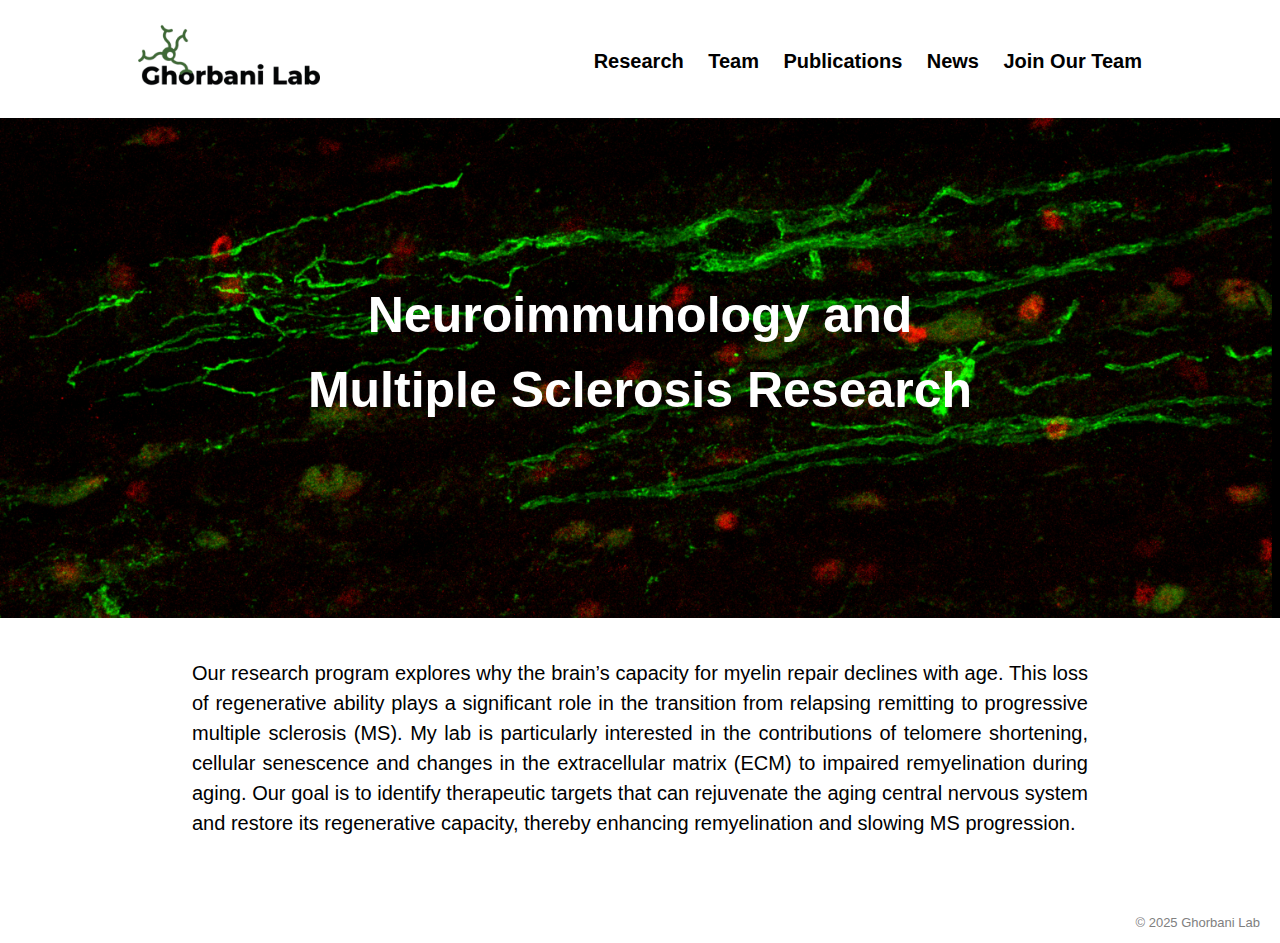
<file: index.html>
<!DOCTYPE html>
<html lang="en">
<head>
    <meta charset="UTF-8">
    <title>Ghorbani Lab</title>
    <link rel="stylesheet" href="./style.css">
    <link rel="apple-touch-icon" sizes="180x180" href="">
    <link rel="icon" type="image/png" sizes="32x32" href="assets/favicon.png">
    <link rel="icon" type="image/png" sizes="16x16" href="assets/favicon.png">
    <link rel="manifest" href="favicons/site.webmanifest">
    <meta name="msapplication-TileColor" content="#da532c">
    <meta name="theme-color" content="#ffffff">
    <meta name="google-site-verification" content="ukD_76Fo9GZg3JIJxb9FXFJVnE_NzD6il4wq_UVDuCM" />
    <link rel="shortcut icon" href="favicon.ico" type="image/x-icon">
    <meta property="og:title" content="Ghorbani Lab">
    <meta property="og:site_name" content="Ghorbani Lab at UTM">
    <meta property="og:image" content="/favicon.png">
    <meta property="og:url" content="https://ghorbanilab.github.io">
    <meta property="og:type" content="website">
    <script type="application/ld+json">
    {
      "@context" : "https://ghorbanilab.github.io",
      "@type" : "WebSite",
      "name" : "Ghorbani Lab",
      "url" : "https://ghorbanilab.github.io"
    }
    </script>
</head>
<body>

 <div class="page-container">

     <div class="header">
    <a href="/" class="logo">
            <img class="logo-image" src="assets/logo.png">
    </a>
  <div class="header-right">
      <a href="/research/">Research</a>
      <a href="/team/">Team</a>
      <a href="/publications/">Publications</a>
      <a href="/news/">News</a>
      <a href="/join/">Join Our Team</a>

  </div>
    </div>


<div class="home_image">
     <div class="parallax" style="background-image: url('assets/home_pic.jpg');">
           <div class="centered">
               <h1 style="font-size: 50px">
                   Neuroimmunology and <br>Multiple Sclerosis Research
               </h1>
           </div>
              </div>

    </div>

     <div class="intro-text">
<br>
       <p style="text-align:justify">
           Our research program explores why the brain’s capacity for myelin repair declines with age.
           This loss of regenerative ability plays a significant role in the transition from relapsing remitting to progressive multiple sclerosis (MS).
           My lab is particularly interested in the contributions of telomere shortening, cellular senescence and changes in the extracellular matrix (ECM) to impaired remyelination during aging.
           Our goal is to identify therapeutic targets that can rejuvenate the aging central nervous system and restore its regenerative capacity, thereby enhancing remyelination and slowing MS progression.
       </p>

     </div>
 </div>

<footer class="footer">
     <p class="footer-text">© 2025 Ghorbani Lab</p>
</footer>

</body>
</html>
</file>
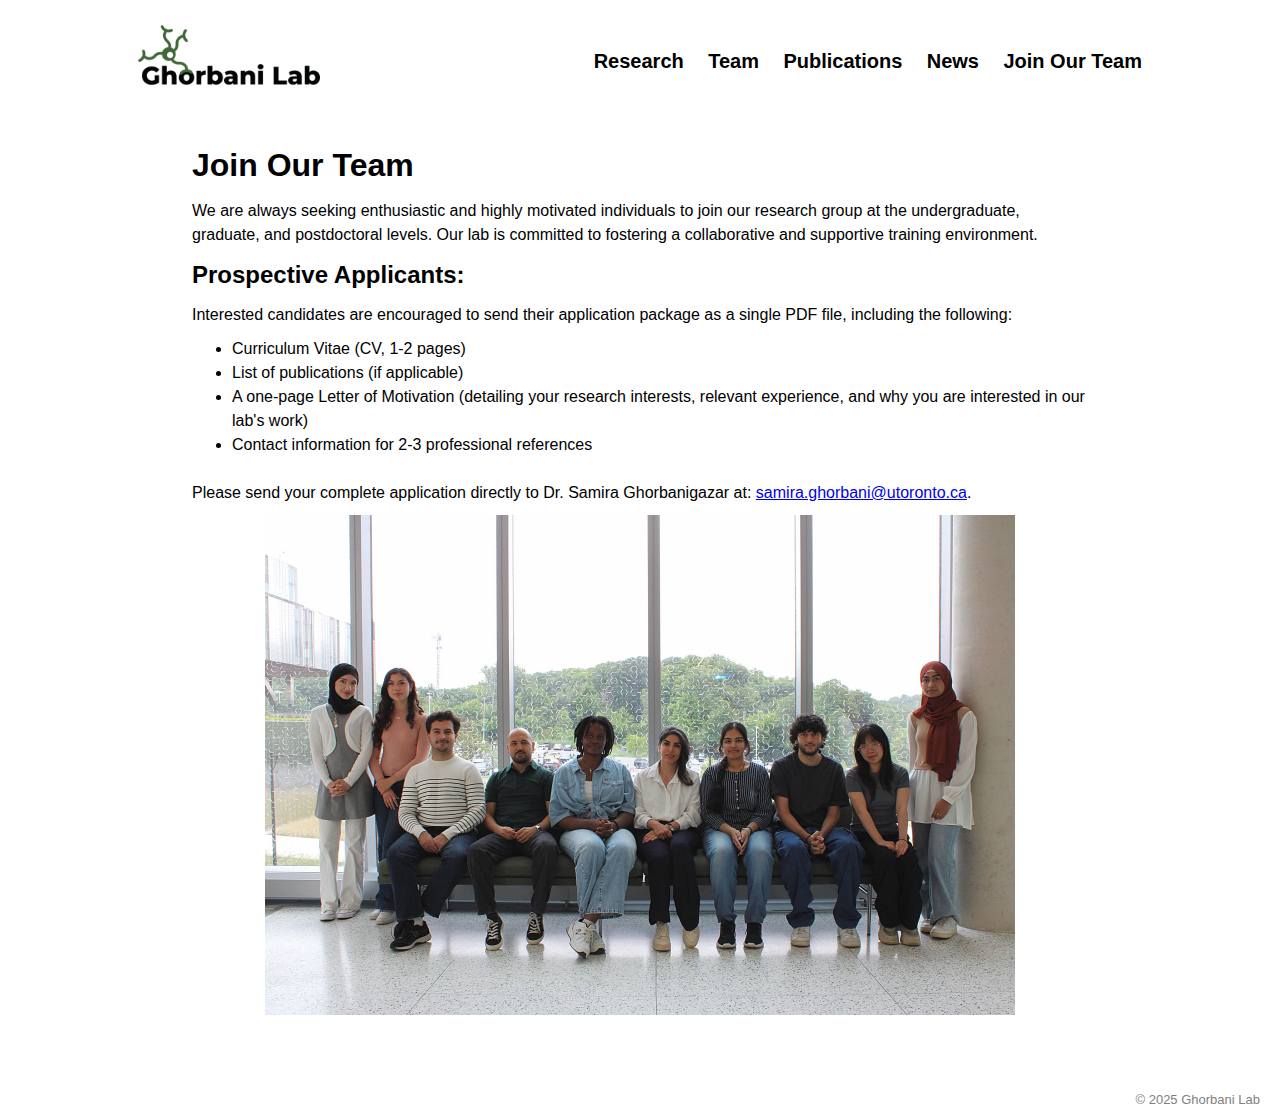
<file: join/index.html>
<!DOCTYPE html>
<html lang="en">
<head>
    <meta charset="UTF-8">
    <title>Join Our Team</title>
    <link rel="stylesheet" href="../style.css">
    <link rel="apple-touch-icon" sizes="180x180" href="">
    <link rel="icon" type="image/png" sizes="32x32" href="../assets/favicon.png">
    <link rel="icon" type="image/png" sizes="16x16" href="../assets/favicon.png">
    <link rel="manifest" href="favicons/site.webmanifest">
    <meta name="msapplication-TileColor" content="#da532c">
    <meta name="theme-color" content="#ffffff">
    <meta name="google-site-verification" content="ukD_76Fo9GZg3JIJxb9FXFJVnE_NzD6il4wq_UVDuCM" />
    <link rel="shortcut icon" href="../favicon.ico" type="image/x-icon">
    <meta property="og:title" content="Ghorbani Lab">
    <meta property="og:image" content="../assets/favicon.png">
    <meta property="og:url" content="https://ghorbanilab.github.io">
    <meta property="og:type" content="website">
    <meta property="og:site_name" content="Ghorbani Lab">
    <meta name="viewport" content="width=device-width, initial-scale=0.5" />
    <link rel="canonical" href="https://ghorbanilab.ca/join/" />
</head>
<body>

 <div class="page-container">

     <div class="header">
    <a href="/" class="logo">
            <img class="logo-image" src="../assets/logo.png">
    </a>
  <div class="header-right">
      <a href="../research/">Research</a>
      <a href="../team/">Team</a>
      <a href="../publications/">Publications</a>
      <a href="../news/">News</a>
      <a href="../join/">Join Our Team</a>
  </div>
    </div>


     <div class="container">
         <h1>Join Our Team</h1>
       <p>We are always seeking enthusiastic and highly motivated individuals to join our research group at the undergraduate, graduate, and postdoctoral levels.
         Our lab is committed to fostering a collaborative and supportive training environment. </p>
       <h2>Prospective Applicants:</h2>
       <p>Interested candidates are encouraged to send their application package as a single PDF file, including the following:</p>
       <ul>
         <li>Curriculum Vitae (CV, 1-2 pages)</li>
         <li>List of publications (if applicable)</li>
         <li>A one-page Letter of Motivation (detailing your research interests, relevant experience, and why you are interested in our lab's work)</li>
         <li>Contact information for 2-3 professional references</li>
       </ul>
       <br><p>Please send your complete application directly to Dr. Samira Ghorbanigazar at: <a href="mailto:samira.ghorbani@utoronto.ca">samira.ghorbani@utoronto.ca</a>.</p>

         <img src="../assets/group_pic.jpg" width="100%" height="500px" style="object-fit:contain;">


     </div>
 </div>

<footer class="footer">
     <p class="footer-text">© 2025 Ghorbani Lab</p>
</footer>

</body>
</html>
</file>
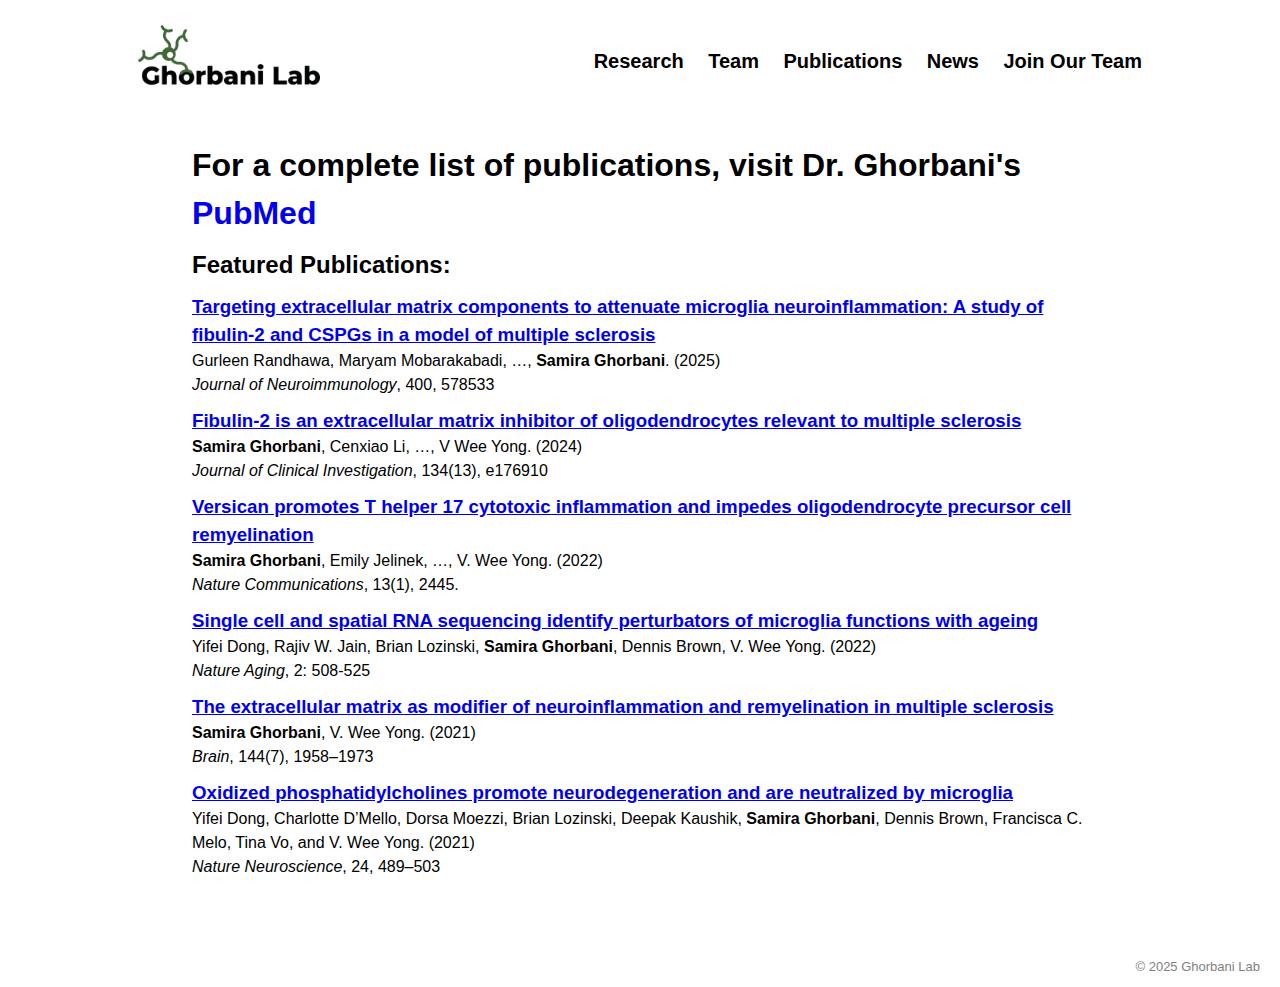
<file: publications/index.html>
<!DOCTYPE html>
<html lang="en">
<head>
    <meta charset="UTF-8">
    <title>Publications</title>
    <link rel="stylesheet" href="../style.css">
    <link rel="apple-touch-icon" sizes="180x180" href="">
    <link rel="icon" type="image/png" sizes="32x32" href="../assets/favicon.png">
    <link rel="icon" type="image/png" sizes="16x16" href="../assets/favicon.png">
    <link rel="manifest" href="favicons/site.webmanifest">
    <meta name="msapplication-TileColor" content="#da532c">
    <meta name="theme-color" content="#ffffff">
    <meta name="google-site-verification" content="ukD_76Fo9GZg3JIJxb9FXFJVnE_NzD6il4wq_UVDuCM" />
    <link rel="shortcut icon" href="../favicon.ico" type="image/x-icon">
    <meta property="og:title" content="Ghorbani Lab">
    <meta property="og:image" content="../assets/favicon.png">
    <meta property="og:url" content="https://ghorbanilab.github.io">
    <meta property="og:type" content="website">
    <meta property="og:site_name" content="Ghorbani Lab">
    <meta name="viewport" content="width=device-width, initial-scale=1" />
</head>
<body>

 <div class="page-container">

     <div class="header">
    <a href="/" class="logo">
            <img class="logo-image" src="../assets/logo.png">
    </a>
  <div class="header-right">
      <a href="../research/">Research</a>
      <a href="../team/">Team</a>
      <a href="../publications/">Publications</a>
      <a href="../news/">News</a>
      <a href="../join/">Join Our Team</a>
  </div>
    </div>

<div class="container">

    <h1>For a complete list of publications, visit Dr. Ghorbani's <a href="https://pubmed.ncbi.nlm.nih.gov/?term=Samira+Ghorbani&sort=date" class="no_underline">PubMed</a></h1>

  <h2>Featured Publications:</h2>
  <h3><a href="http://doi.org/10.1016/j.jneuroim.2025.578533">Targeting extracellular matrix components to attenuate microglia neuroinflammation: A study of fibulin-2 and CSPGs in a model of multiple sclerosis</a></h3>
  <p>Gurleen Randhawa, Maryam Mobarakabadi, …, <b>Samira Ghorbani</b>. (2025)<br>
  <i>Journal of Neuroimmunology</i>, 400, 578533</p>

  <h3><a href="http://doi.org/10.1172/JCI176910">Fibulin-2 is an extracellular matrix inhibitor of oligodendrocytes relevant to multiple sclerosis</a></h3>
    <p><b>Samira Ghorbani</b>, Cenxiao Li, …, V Wee Yong. (2024)<br>
  <i>Journal of Clinical Investigation</i>, 134(13), e176910</p>

  <h3><a href="https://doi.org/10.1038/s41467-022-30032-0">Versican promotes T helper 17 cytotoxic inflammation and impedes oligodendrocyte precursor cell remyelination</a></h3>
  <p><b>Samira Ghorbani</b>, Emily Jelinek, …, V. Wee Yong. (2022)<br>
  <i>Nature Communications</i>, 13(1), 2445.</p>

  <h3><a href="https://doi.org/10.1038/s43587-022-00205-z">Single cell and spatial RNA sequencing identify perturbators of microglia functions with ageing</a></h3>
    <p>Yifei Dong, Rajiv W. Jain, Brian Lozinski, <b>Samira Ghorbani</b>, Dennis Brown, V. Wee Yong. (2022)<br>
        <i>Nature Aging</i>, 2: 508-525</p>

  <h3><a href="http://doi.org/10.1093/brain/awab059">The extracellular matrix as modifier of neuroinflammation and remyelination in multiple sclerosis</a></h3>
    <p><b>Samira Ghorbani</b>, V. Wee Yong. (2021)<br>
  <i>Brain</i>, 144(7), 1958–1973</p>

  <h3><a href="http://doi.org/10.1038/s41593-021-00801-z">Oxidized phosphatidylcholines promote neurodegeneration and are neutralized by microglia</a></h3>
  <p>Yifei Dong, Charlotte D’Mello, Dorsa Moezzi, Brian Lozinski, Deepak Kaushik, <b>Samira Ghorbani</b>, Dennis Brown, Francisca C. Melo, Tina Vo, and V. Wee Yong. (2021)<br>
      <i>Nature Neuroscience</i>, 24, 489–503</p>
</div>
 </div>

<footer class="footer">
     <p class="footer-text">© 2025 Ghorbani Lab</p>
</footer>


</body>
</html>
</file>
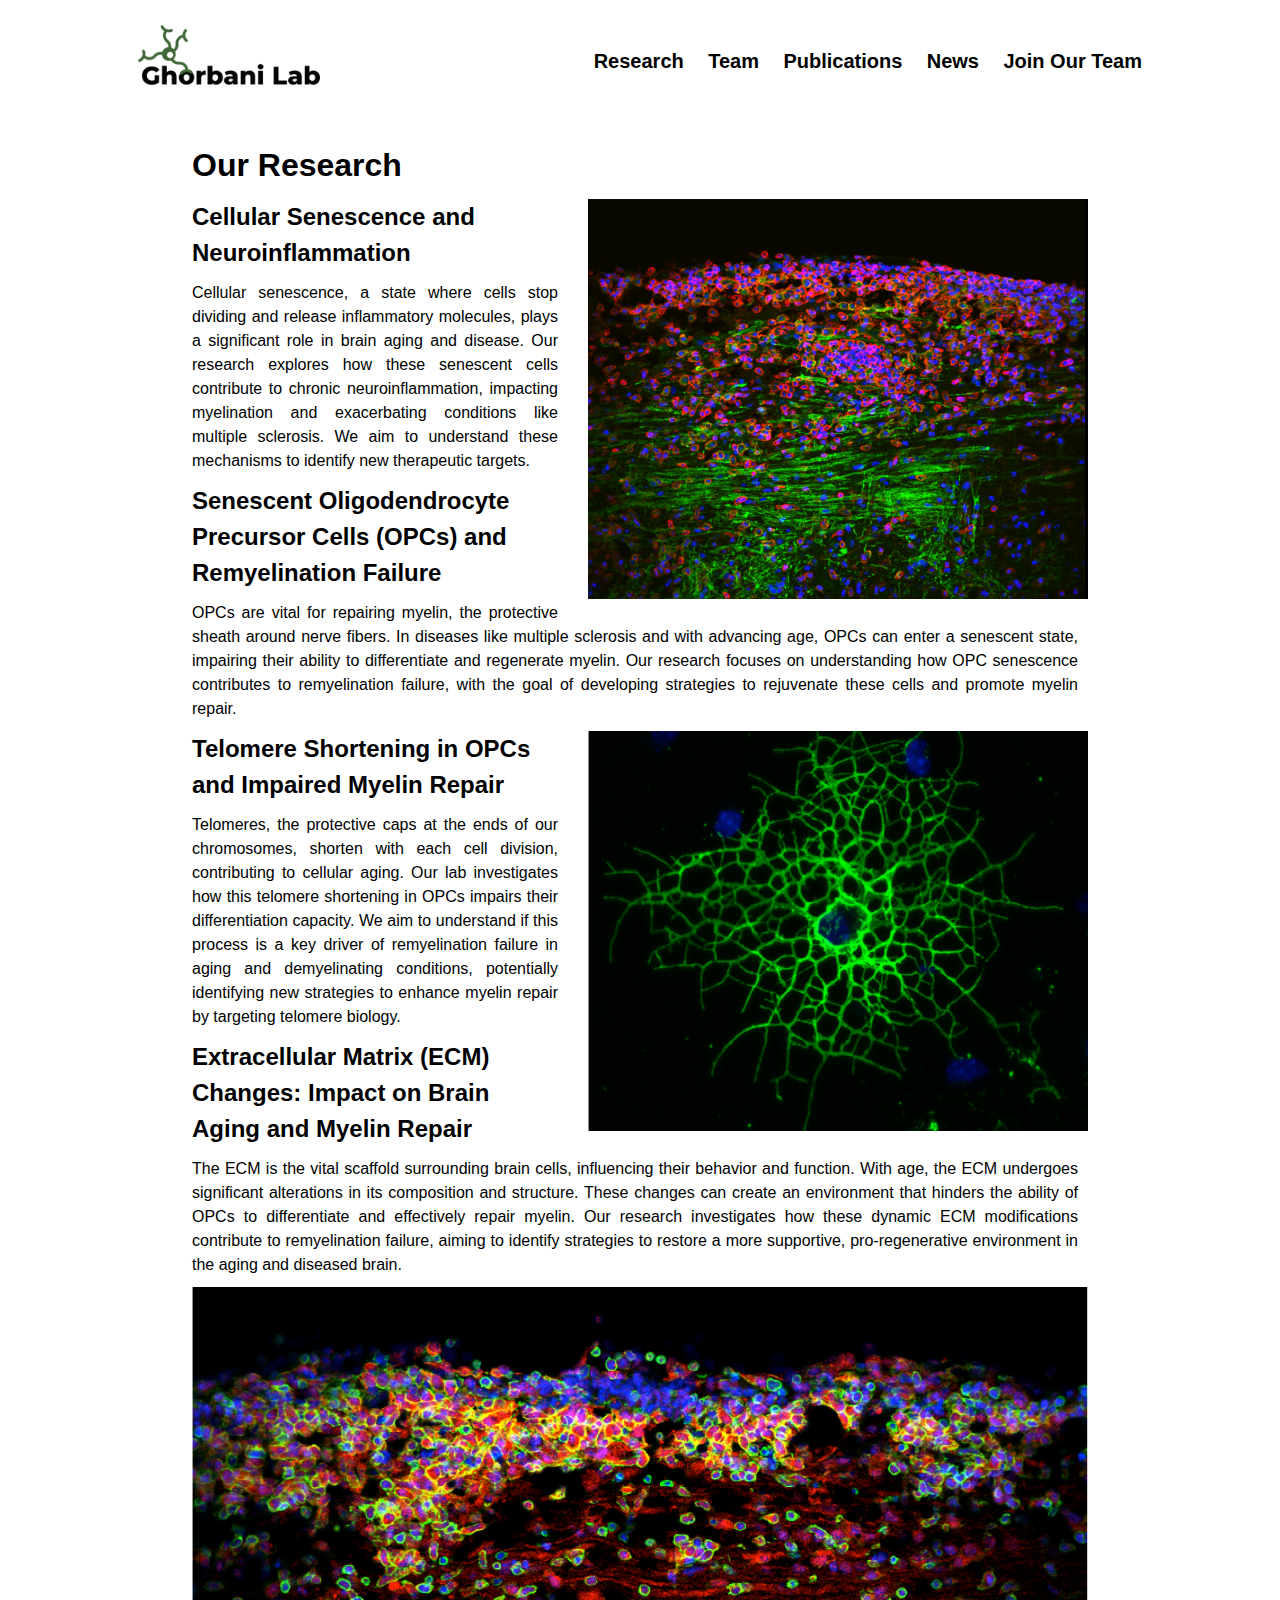
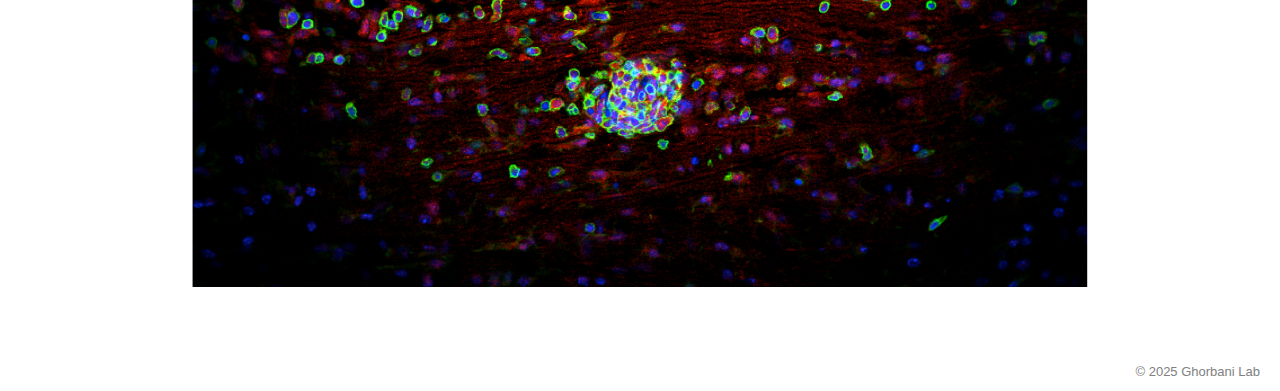
<file: research/index.html>
<!DOCTYPE html>
<html lang="en">
<head>
    <meta charset="UTF-8">
    <title>Our Research</title>
    <link rel="stylesheet" href="../style.css">
    <link rel="apple-touch-icon" sizes="180x180" href="">
    <link rel="icon" type="image/png" sizes="32x32" href="../assets/favicon.png">
    <link rel="icon" type="image/png" sizes="16x16" href="../assets/favicon.png">
    <link rel="manifest" href="favicons/site.webmanifest">
    <meta name="msapplication-TileColor" content="#da532c">
    <meta name="theme-color" content="#ffffff">
    <meta name="google-site-verification" content="ukD_76Fo9GZg3JIJxb9FXFJVnE_NzD6il4wq_UVDuCM" />
    <link rel="shortcut icon" href="favicon.ico" type="image/x-icon">
    <meta property="og:title" content="Ghorbani Lab">
    <meta property="og:image" content="../assets/favicon.png">
    <meta property="og:url" content="https://ghorbanilab.github.io">
    <meta property="og:type" content="website">
    <meta property="og:site_name" content="Ghorbani Lab">
    <meta name="viewport" content="width=device-width, initial-scale=1" />
</head>
<body>

 <div class="page-container">

     <div class="header">
    <a href="/" class="logo">
            <img class="logo-image" src="../assets/logo.png">
    </a>
  <div class="header-right">
      <a href="../research/">Research</a>
      <a href="../team/">Team</a>
      <a href="../publications/">Publications</a>
      <a href="../news/">News</a>
      <a href="../join/">Join Our Team</a>

  </div>
    </div>

<div class="container">

  <h1>Our Research</h1>

    <div class="research-box">
  <img class="research_img" src="../assets/research_3.jpg" style="float: inline-end; height:400px; width: 500px;">
        <h2>Cellular Senescence and Neuroinflammation</h2>
    <p style="text-align:justify">Cellular senescence, a state where cells stop dividing and release inflammatory molecules, plays a significant role in brain aging and disease.
    Our research explores how these senescent cells contribute to chronic neuroinflammation, impacting myelination and exacerbating conditions like multiple sclerosis.
    We aim to understand these mechanisms to identify new therapeutic targets.</p>


    <h2>Senescent Oligodendrocyte Precursor Cells (OPCs) and Remyelination Failure</h2>
    <p style="text-align:justify; margin-right: 10px">OPCs are vital for repairing myelin, the protective sheath around nerve fibers.
    In diseases like multiple sclerosis and with advancing age, OPCs can enter a senescent state, impairing their ability to differentiate and regenerate myelin.
    Our research focuses on understanding how OPC senescence contributes to remyelination failure, with the goal of developing strategies to rejuvenate these cells and promote myelin repair.</p>
    </div>

    <div class="research-box">
    <img style="float: inline-end; height:400px; width: 500px; object-position: 1% 25%;" class="research_img" src="../assets/research_1.png">
  <h2>Telomere Shortening in OPCs and Impaired Myelin Repair</h2>
  <p style="text-align:justify; margin-right: 10px">Telomeres, the protective caps at the ends of our chromosomes, shorten with each cell division, contributing to cellular aging.
    Our lab investigates how this telomere shortening in OPCs impairs their differentiation capacity.
    We aim to understand if this process is a key driver of remyelination failure in aging and demyelinating conditions, potentially identifying new strategies to enhance myelin repair by targeting telomere biology.</p>

  <h2>Extracellular Matrix (ECM) Changes: Impact on Brain Aging and Myelin Repair</h2>
  <p style="text-align:justify; margin-right: 10px">The ECM is the vital scaffold surrounding brain cells, influencing their behavior and function.
    With age, the ECM undergoes significant alterations in its composition and structure.
    These changes can create an environment that hinders the ability of OPCs to differentiate and effectively repair myelin.
    Our research investigates how these dynamic ECM modifications contribute to remyelination failure, aiming to identify strategies to restore a more supportive, pro-regenerative environment in the aging and diseased brain.</p>
    </div>
    <img style="object-fit:cover; width: 100%;object-position: 20% 25%; max-height: 600px; margin:0" class="research_img" src="../assets/research_2.png">

</div>
 </div>

<footer class="footer">
     <p class="footer-text">© 2025 Ghorbani Lab</p>
</footer>

</body>
</html>
</file>
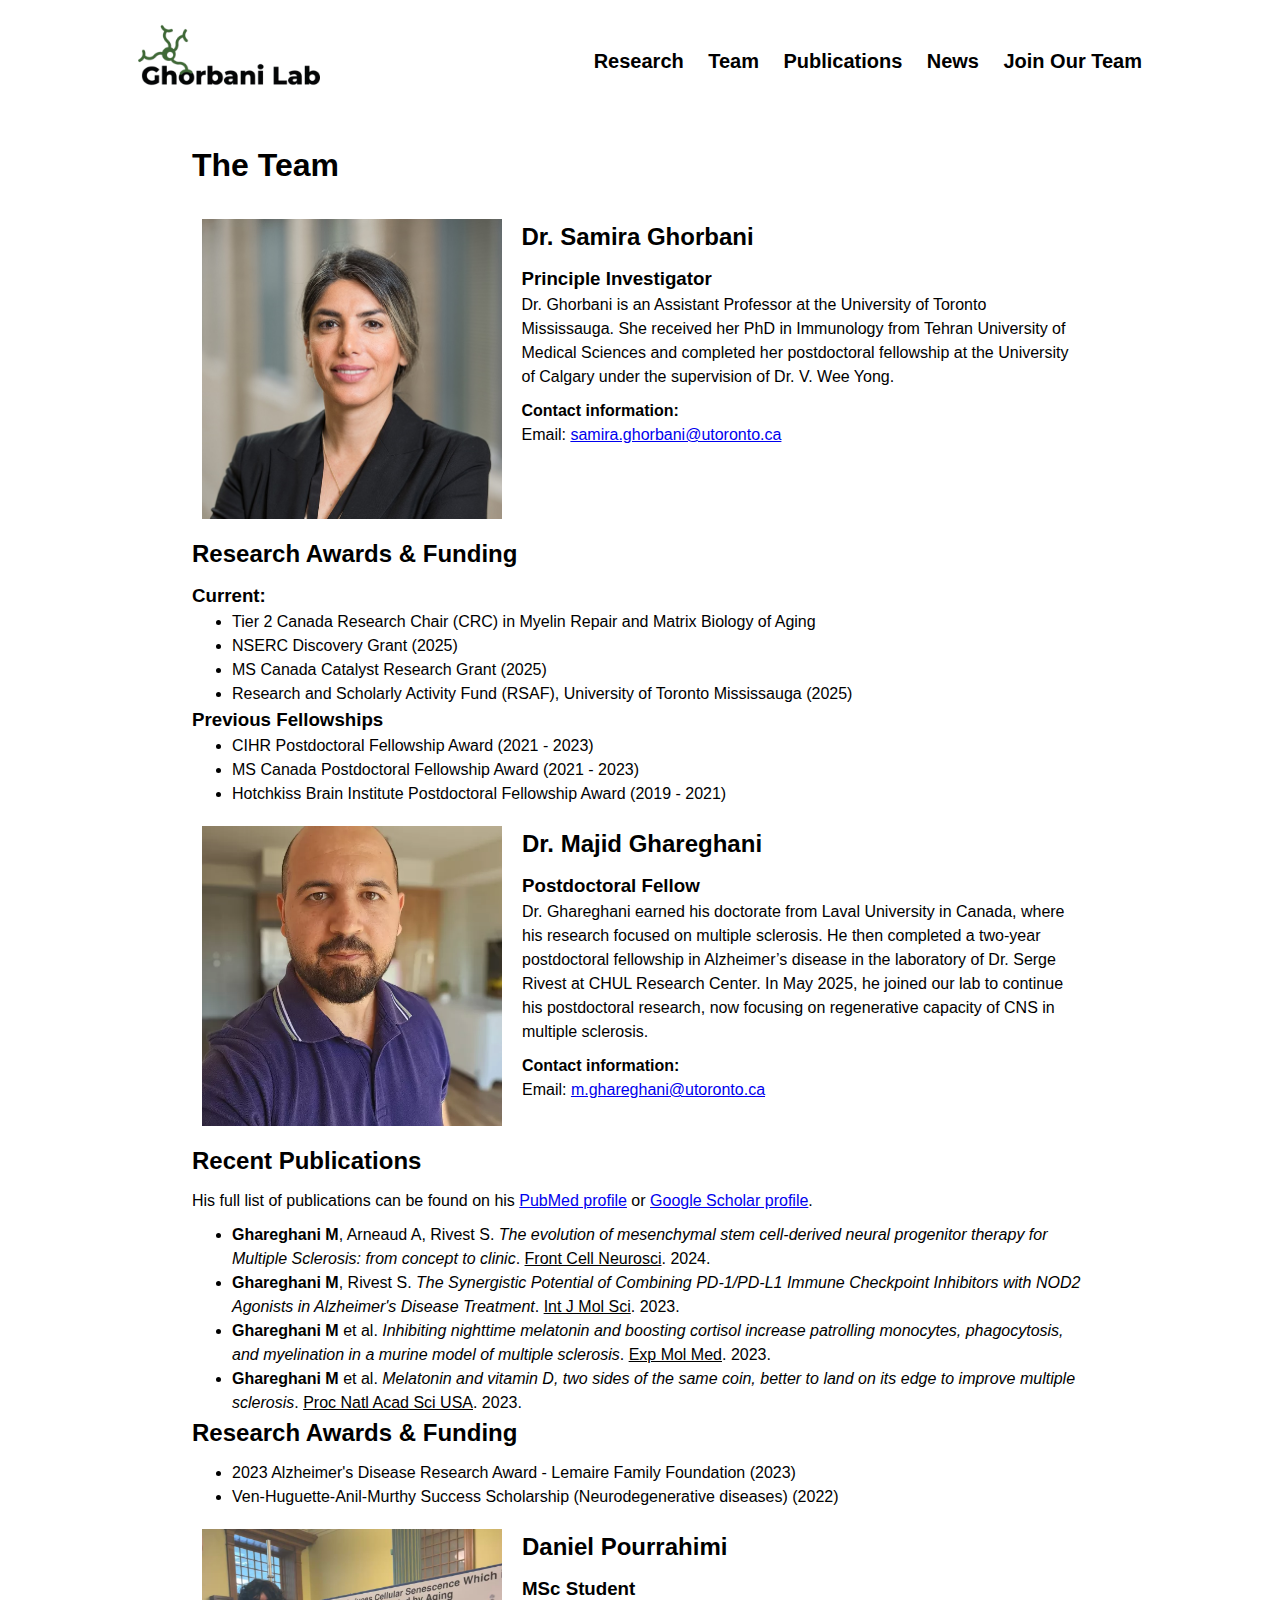
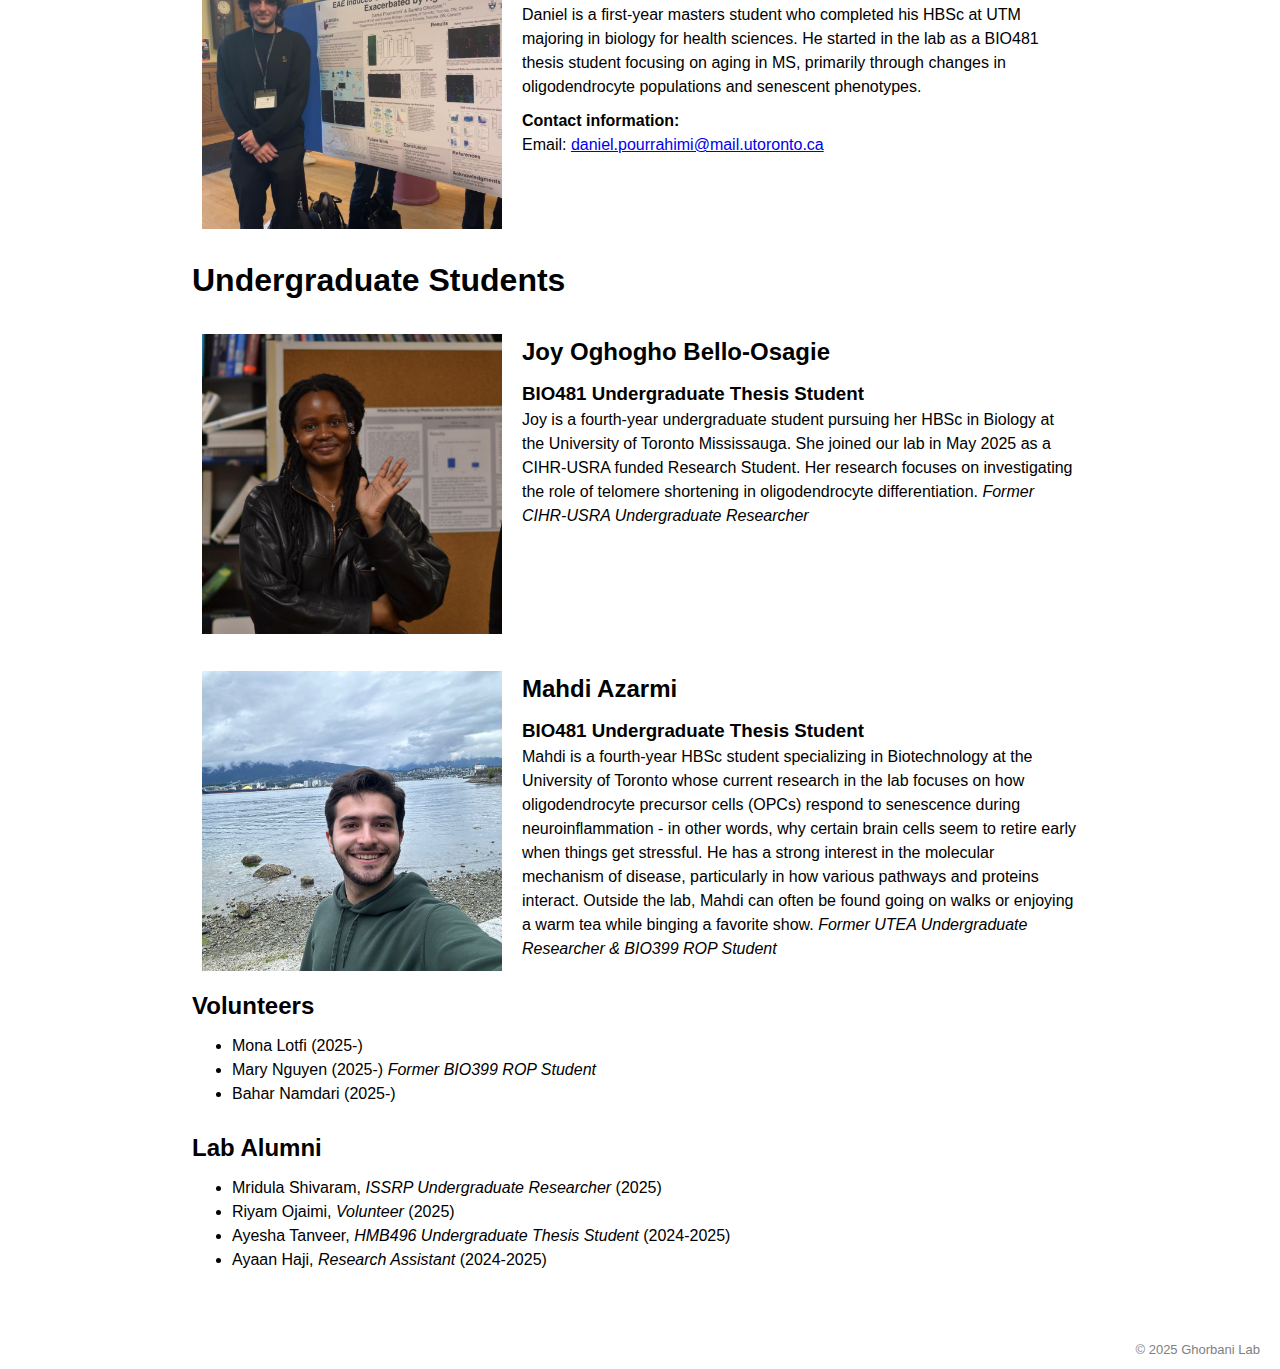
<file: team/index.html>
<!DOCTYPE html>
<html lang="en">
<head>
    <meta charset="UTF-8">
    <title>Team</title>
    <link rel="stylesheet" href="../style.css">
    <link rel="apple-touch-icon" sizes="180x180" href="">
    <link rel="icon" type="image/png" sizes="32x32" href="../assets/favicon.png">
    <link rel="icon" type="image/png" sizes="16x16" href="../assets/favicon.png">
    <link rel="manifest" href="favicons/site.webmanifest">
    <meta name="msapplication-TileColor" content="#da532c">
    <meta name="theme-color" content="#ffffff">
    <meta name="google-site-verification" content="ukD_76Fo9GZg3JIJxb9FXFJVnE_NzD6il4wq_UVDuCM" />
    <link rel="shortcut icon" href="../favicon.ico" type="image/x-icon">
    <meta property="og:title" content="Ghorbani Lab">
    <meta property="og:image" content="../assets/favicon.png">
    <meta property="og:url" content="https://ghorbanilab.github.io">
    <meta property="og:type" content="website">
    <meta property="og:site_name" content="Ghorbani Lab">
    <meta name="viewport" content="width=device-width, initial-scale=0.5" />
    <link rel="canonical" href="https://ghorbanilab.ca/team/" />
</head>
<body>

 <div class="page-container">

     <div class="header">
    <a href="/" class="logo">
            <img class="logo-image" src="../assets/logo.png">
    </a>
  <div class="header-right">
      <a href="../research/">Research</a>
      <a href="../team/">Team</a>
      <a href="../publications/">Publications</a>
      <a href="../news/">News</a>
      <a href="../join/">Join Our Team</a>
  </div>
    </div>


     <div class="container">
         <h1>The Team</h1>

     <div class="people-box">
       <div>
         <img src="../assets/samira_pic.jpg" class="people-image">
           </div>
        <div class="people-description">
         <h2>Dr. Samira Ghorbani</h2>
         <h3>Principle Investigator</h3>
         <p>
             Dr. Ghorbani is an Assistant Professor at the University of Toronto Mississauga.
             She received her PhD in Immunology from Tehran University of Medical Sciences and completed her postdoctoral fellowship at the University of Calgary under the supervision of Dr. V. Wee Yong.
         </p>
            <b></b>
            <b>Contact information:</b>
            <p>Email: <a href="mailto:samira.ghorbani@utoronto.ca">samira.ghorbani@utoronto.ca</a></p>
            </div>
     </div>
         <h2>Research Awards & Funding</h2>
         <h3>Current:</h3>
         <ul>
             <li>Tier 2 Canada Research Chair (CRC) in Myelin Repair and Matrix Biology of Aging</li>
             <li>NSERC Discovery Grant (2025)
             </li>
             <li>MS Canada Catalyst Research Grant (2025)
             </li>
             <li>Research and Scholarly Activity Fund (RSAF), University of Toronto Mississauga (2025)</li>
         </ul>

         <h3>Previous Fellowships</h3>
         <ul>
             <li>CIHR Postdoctoral Fellowship Award (2021 - 2023)</li>
             <li>MS Canada Postdoctoral Fellowship Award (2021 - 2023)</li>
             <li>Hotchkiss Brain Institute Postdoctoral Fellowship Award (2019 - 2021)</li>
         </ul>

       <div class="people-box">
       <div>
         <img src="../assets/majid_pic.jpeg" class="people-image">
           </div>
        <div class="people-description">
         <h2>Dr. Majid Ghareghani</h2>
         <h3>Postdoctoral Fellow</h3>
         <p>Dr. Ghareghani earned his doctorate from Laval University in Canada, where his research focused on multiple sclerosis.
             He then completed a two-year postdoctoral fellowship in Alzheimer’s disease in the laboratory of Dr. Serge Rivest at CHUL Research Center.
             In May 2025, he joined our lab to continue his postdoctoral research, now focusing on regenerative capacity of CNS in multiple sclerosis.</p>
            <b>Contact information:</b>
            <p>Email: <a href="mailto:m.ghareghani@utoronto.ca">m.ghareghani@utoronto.ca</a></p>
            </div>
     </div>
         <h2>Recent Publications</h2>
         <p>His full list of publications can be found on his <a href="https://pubmed.ncbi.nlm.nih.gov/?term=majid+ghareghani&sort=date">PubMed profile</a> or <a href="https://scholar.google.com/citations?user=0e_74BcAAAAJ&hl=en">Google Scholar profile</a>.</p>
         <ul>
             <li><b>Ghareghani M</b>, Arneaud A, Rivest S. <i>The evolution of mesenchymal stem cell-derived neural progenitor therapy for Multiple Sclerosis: from concept to clinic</i>. <u>Front Cell Neurosci</u>. 2024. </li>
             <li><b>Ghareghani M</b>, Rivest S. <i>The Synergistic Potential of Combining PD-1/PD-L1 Immune Checkpoint Inhibitors with NOD2 Agonists in Alzheimer's Disease Treatment</i>. <u>Int J Mol Sci</u>. 2023. </li>
             <li><b>Ghareghani M</b> et al. <i>Inhibiting nighttime melatonin and boosting cortisol increase patrolling monocytes, phagocytosis, and myelination in a murine model of multiple sclerosis</i>. <u>Exp Mol Med</u>. 2023. </li>
             <li><b>Ghareghani M</b> et al. <i>Melatonin and vitamin D, two sides of the same coin, better to land on its edge to improve multiple sclerosis</i>. <u>Proc Natl Acad Sci USA</u>. 2023. </li>
         </ul>

         <h2>Research Awards & Funding</h2>
         <ul>
             <li>2023 Alzheimer's Disease Research Award - Lemaire Family Foundation (2023)</li>
             <li>Ven-Huguette-Anil-Murthy Success Scholarship (Neurodegenerative diseases) (2022)</li>
         </ul>

       <div class="people-box">
       <div>
         <img src="../assets/daniel_pic.png" class="people-image">
           </div>
        <div class="people-description">
         <h2>Daniel Pourrahimi</h2>
         <h3>MSc Student</h3>
            <p>
                Daniel is a first-year masters student who completed his HBSc at UTM majoring in biology for health sciences.
                He started in the lab as a BIO481 thesis student focusing on aging in MS, primarily through changes in oligodendrocyte populations and senescent phenotypes.
            </p>
            <b>Contact information:</b>
            <p>Email: <a href="mailto:daniel.pourrahimi@mail.utoronto.ca">daniel.pourrahimi@mail.utoronto.ca</a></p>
            </div>
     </div>

         <h1>Undergraduate Students</h1>

       <div class="people-box">
       <div>
         <img src="../assets/joy_pic.jpg" class="people-image">
           </div>
        <div class="people-description">
         <h2>Joy Oghogho Bello-Osagie</h2>
         <h3>BIO481 Undergraduate Thesis Student</h3>
            <p>
                Joy is a fourth-year undergraduate student pursuing her HBSc in Biology at the University of Toronto Mississauga.
                She joined our lab in May 2025 as a CIHR-USRA funded Research Student.
                Her research focuses on investigating the role of telomere shortening in oligodendrocyte differentiation.
                <i>Former CIHR-USRA Undergraduate Researcher</i>
            </p>
            </div>
     </div>

       <div class="people-box">
       <div>
         <img src="../assets/mahdi_pic.jpg" class="people-image">
           </div>
        <div class="people-description">
         <h2>Mahdi Azarmi</h2>
         <h3>BIO481 Undergraduate Thesis Student</h3>
            <p>
                Mahdi is a fourth-year HBSc student specializing in Biotechnology at the University of Toronto whose current research in the lab focuses on how oligodendrocyte precursor cells (OPCs) respond to senescence during neuroinflammation - in other words, why certain brain cells seem to retire early when things get stressful.
                He has a strong interest in the molecular mechanism of disease, particularly in how various pathways and proteins interact.
                Outside the lab, Mahdi can often be found going on walks or enjoying a warm tea while binging a favorite show.
            <i>Former UTEA Undergraduate Researcher & BIO399 ROP Student</i>
            </p>
            </div>
     </div>

         <h2>Volunteers</h2>
         <ul>
             <li>Mona Lotfi (2025-)</li>
             <li>Mary Nguyen (2025-) <i>Former BIO399 ROP Student</i></li>
             <li>Bahar Namdari (2025-)</li>
         </ul>
        <br>
        <h2>Lab Alumni</h2>
             <ul>
                 <li>Mridula Shivaram, <i>ISSRP Undergraduate Researcher</i> (2025)</li>
                 <li>Riyam Ojaimi, <i>Volunteer</i> (2025)</li>
                 <li>Ayesha Tanveer, <i>HMB496 Undergraduate Thesis Student</i> (2024-2025)</li>
                 <li>Ayaan Haji, <i>Research Assistant</i> (2024-2025)</li>
             </ul>

     </div>
 </div>

<footer class="footer">
     <p class="footer-text">© 2025 Ghorbani Lab</p>
</footer>

</body>
</html>
</file>
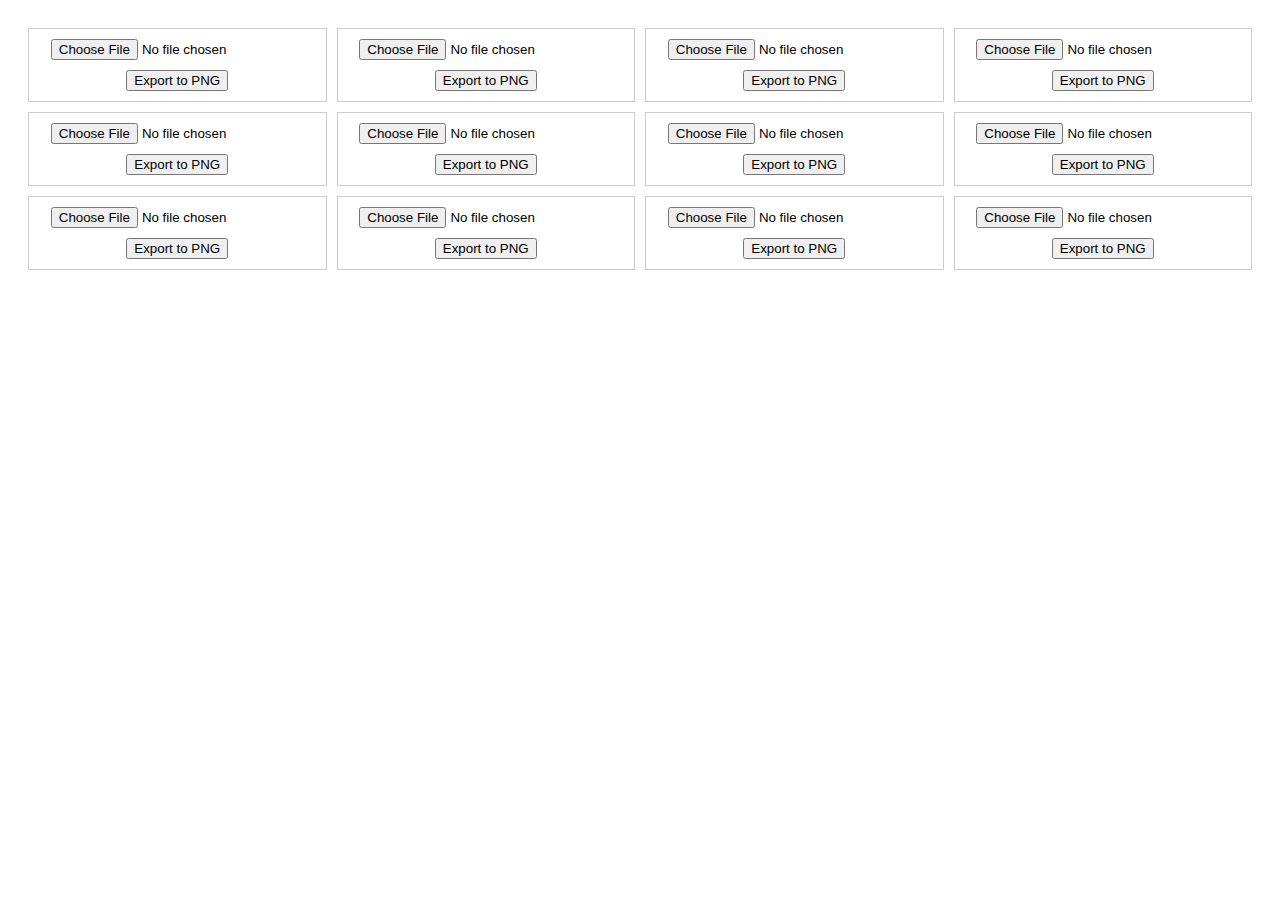
<file: projecttests/repimg.html>
<!DOCTYPE html>
<html lang="en">
<head>
    <meta charset="UTF-8">
    <meta name="viewport" content="width=device-width, initial-scale=1.0">
    <title>Image Grid</title>
    <style>
        .grid-container {
            display: grid;
            grid-template-columns: repeat(4, 1fr);
            grid-template-rows: repeat(3, 1fr);
            gap: 10px;
            padding: 20px;
        }
        .grid-item {
            border: 1px solid #ccc;
            padding: 10px;
            text-align: center;
        }
        .image-preview {
            max-width: 100%;
            max-height: 100px;
            margin-bottom: 10px;
        }
    </style>
</head>
<body>
    <div class="grid-container">
        <div class="grid-item">
            <input type="file" accept="image/*" onchange="previewImage(this)">
            <div class="image-preview" id="imagePreview1"></div>
            <button onclick="exportToPNG('imagePreview1')">Export to PNG</button>
        </div>
        <div class="grid-item">
            <input type="file" accept="image/*" onchange="previewImage(this)">
            <div class="image-preview" id="imagePreview1"></div>
            <button onclick="exportToPNG('imagePreview1')">Export to PNG</button>
        </div>
        <div class="grid-item">
            <input type="file" accept="image/*" onchange="previewImage(this)">
            <div class="image-preview" id="imagePreview1"></div>
            <button onclick="exportToPNG('imagePreview1')">Export to PNG</button>
        </div>
        <div class="grid-item">
            <input type="file" accept="image/*" onchange="previewImage(this)">
            <div class="image-preview" id="imagePreview1"></div>
            <button onclick="exportToPNG('imagePreview1')">Export to PNG</button>
        </div>
        <div class="grid-item">
            <input type="file" accept="image/*" onchange="previewImage(this)">
            <div class="image-preview" id="imagePreview1"></div>
            <button onclick="exportToPNG('imagePreview1')">Export to PNG</button>
        </div>
        <div class="grid-item">
            <input type="file" accept="image/*" onchange="previewImage(this)">
            <div class="image-preview" id="imagePreview1"></div>
            <button onclick="exportToPNG('imagePreview1')">Export to PNG</button>
        </div>
        <div class="grid-item">
            <input type="file" accept="image/*" onchange="previewImage(this)">
            <div class="image-preview" id="imagePreview1"></div>
            <button onclick="exportToPNG('imagePreview1')">Export to PNG</button>
        </div>
        <div class="grid-item">
            <input type="file" accept="image/*" onchange="previewImage(this)">
            <div class="image-preview" id="imagePreview1"></div>
            <button onclick="exportToPNG('imagePreview1')">Export to PNG</button>
        </div>
        <div class="grid-item">
            <input type="file" accept="image/*" onchange="previewImage(this)">
            <div class="image-preview" id="imagePreview1"></div>
            <button onclick="exportToPNG('imagePreview1')">Export to PNG</button>
        </div>
        <div class="grid-item">
            <input type="file" accept="image/*" onchange="previewImage(this)">
            <div class="image-preview" id="imagePreview1"></div>
            <button onclick="exportToPNG('imagePreview1')">Export to PNG</button>
        </div>
        <div class="grid-item">
            <input type="file" accept="image/*" onchange="previewImage(this)">
            <div class="image-preview" id="imagePreview1"></div>
            <button onclick="exportToPNG('imagePreview1')">Export to PNG</button>
        </div>
        <div class="grid-item">
            <input type="file" accept="image/*" onchange="previewImage(this)">
            <div class="image-preview" id="imagePreview1"></div>
            <button onclick="exportToPNG('imagePreview1')">Export to PNG</button>
        </div>
    </div>

    <script>
        function previewImage(input) {
            const file = input.files[0];
            if (file) {
                const reader = new FileReader();
                reader.onload = function(e) {
                    const imagePreview = input.parentElement.querySelector('.image-preview');
                    imagePreview.innerHTML = `<img src="${e.target.result}" alt="Preview">`;
                };
                reader.readAsDataURL(file);
            }
        }

        function exportToPNG(elementId) {
            const element = document.getElementById(elementId);
            const image = element.querySelector('img');
            if (image) {
                const canvas = document.createElement('canvas');
                const ctx = canvas.getContext('2d');
                canvas.width = image.width;
                canvas.height = image.height;
                ctx.drawImage(image, 0, 0);
                const dataURL = canvas.toDataURL('image/png');
                const a = document.createElement('a');
                a.href = dataURL;
                a.download = 'image.png';
                a.click();
            }
        }
    </script>
</body>
</html>
</file>
<file: style.css>
/* Style the header with a grey background and some padding */
.header {
  overflow: hidden;
  background-color: white;
  padding: 20px 10%;
}

@media print {
  footer {page-break-after: always;}
}


* {
    box-sizing: border-box;
    margin: 0;
}

html, body {
    height: 100%;
}

/* Style the header links */
.header a {
  color: black;
  text-align: center;
  padding: 10px;
  text-decoration: none;
  font-size: 20px;
  -moz-transition: all .2s ease-in;
  -o-transition: all .2s ease-in;
  -webkit-transition: all .2s ease-in;
  transition: all .2s ease-in;
  font-weight: bold;
}

/* Style the logo link (notice that we set the same value of line-height and font-size to prevent the header to increase when the font gets bigger */
.logo {
  font-size: 20px;
  font-weight: bold;
 }

/* Float the link section to the right */
.header-right {
  float: right;
  padding-top: 2.5%;
}

.header-right a:hover {
    background: #404040;
    color: white;
}

.logo-image {
    max-height: 70px;
}

body {
    background-color: white;
    margin-inline: auto;
    font-family: -apple-system, BlinkMacSystemFont, "Roboto", "Segoe UI", "Helvetica Neue", "Lucida Grande", Arial, sans-serif;
    line-height: 1.5;
}

.page-container {
    position: relative;
    margin-inline: auto;
    min-height: calc(100% - 50px);
    padding-bottom: 50px;
}

.main-image {
  style=width: 300px;
  height: 350px;
  object-fit: cover;
}

.intro-text {
    padding: 10px 15%;
    font-size:20px;
    color: black;
}

.research-box {
  display: inline-block;
}

.people-box {
  display: flex;
  align-items: flex-start;
  justify-content: left;
  padding: 10px;
  padding-top: 20px;
}

.people-image {
  max-width: 300px;
  max-height: 300px;
}

.people-description {
    padding-left: 20px;
}

.footer {
  position: relative;
  bottom: 5px;
  width: 100%;
  padding: 10px 0;
}

.footer-text {
  font-size:small;
  color: gray;
  float: right;
  padding-right: 20px;
}

.home_image {
    width: 100%;
    height: 500px;
    object-fit: cover;
    margin:auto;
}

.centered {
  /*position: absolute;
  top: 28%;
  left: 14%;
  */
  text-align: center;
  color: white;
  padding-top: 150px;
  text-position: center;
  /*border-width:3px;
  margin-right: 10px;
  border-style:solid;
  border-color:white;
  background-color: rgba(0, 255, 255, 0.2);
  */
}

.parallax {
  /* The image used */

  /* Set a specific height */
  min-height: 500px;
  max-height: 500px;

  /* Create the parallax scrolling effect */
  background-attachment: fixed;
  background-position: center;
  background-repeat: no-repeat;
  background-size: cover;
}

.container {
    padding: 1% 15%;
}

h1 {
    padding-top: 10px;
    padding-bottom: 10px;
}

h2 {
    padding-bottom: 10px;
}

p {
    padding-bottom: 10px;
    font-size: 1em;
}

.no_underline {
  text-decoration: none;
}

.research_img {
    max-height: 400px;
    object-fit: cover;
    margin-left: 30px;
    margin-bottom: 20px;
}
</file>
